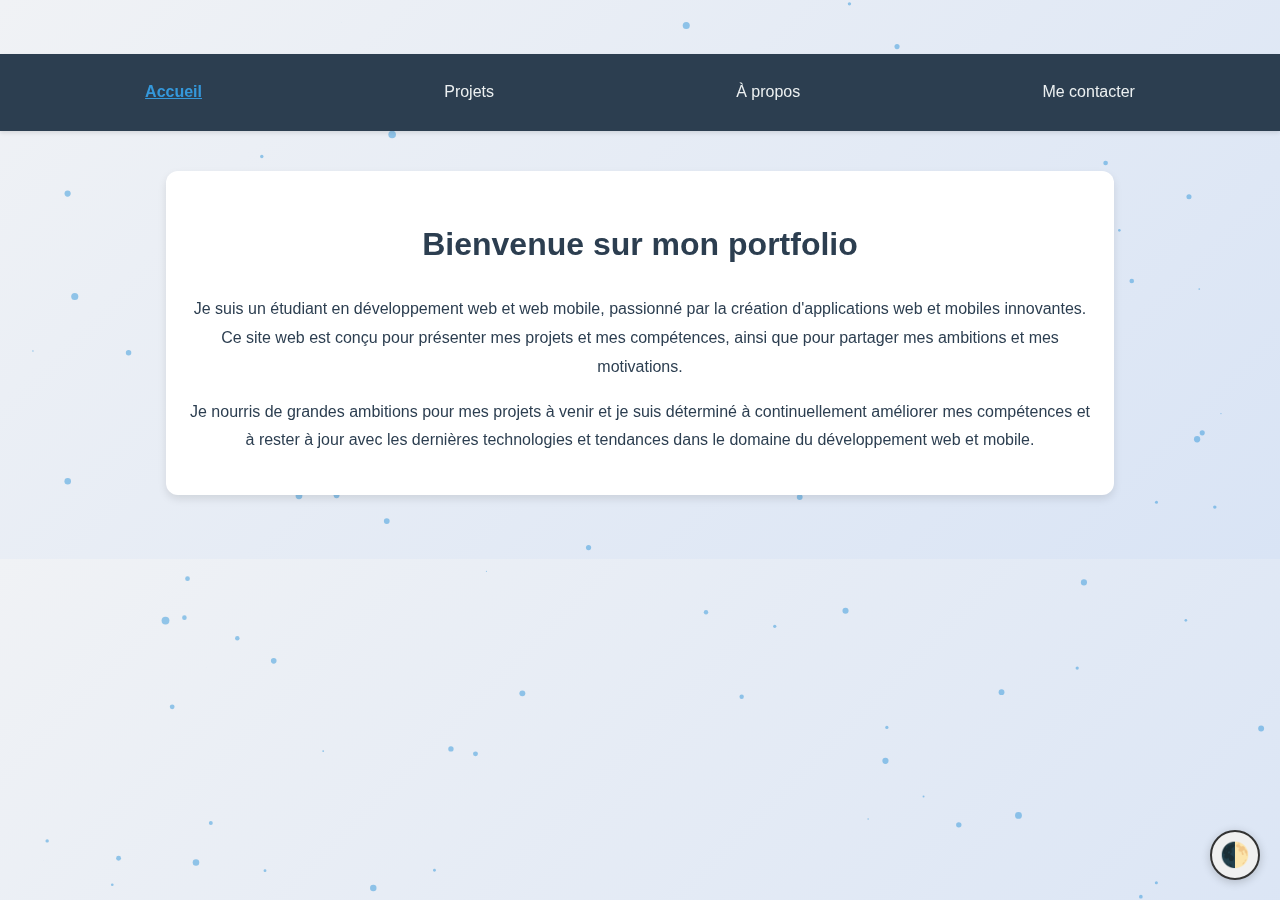
<file: index.html>
<!DOCTYPE html>
<html lang="en">
<head>
    <meta charset="UTF-8">
    <meta name="viewport" content="width=device-width, initial-scale=1.0">
    <title>Portfolio</title>
    <link rel="stylesheet" href="styles.css">
</head>
<body>
    <header>
        <nav>
            <ul>
                <li><a href="index.html" class="active">Accueil</a></li>
                <li><a href="projets.html">Projets</a></li>
                <li><a href="a-propos.html">À propos</a></li>
                <li><a href="me-contacter.html">Me contacter</a></li>
            </ul>
        </nav>
    </header>
    <main>
        <section id="accueil">
            <div class="title-container">
                <h1>Bienvenue sur mon portfolio</h1>
            </div>
            <div class="presentation">
                <p>Je suis un étudiant en développement web et web mobile, passionné par la création d'applications web et mobiles innovantes. Ce site web est conçu pour présenter mes projets et mes compétences, ainsi que pour partager mes ambitions et mes motivations.</p>
                <p>Je nourris de grandes ambitions pour mes projets à venir et je suis déterminé à continuellement améliorer mes compétences et à rester à jour avec les dernières technologies et tendances dans le domaine du développement web et mobile.</p>
            </div>
        </section>
    </main>
    <script src="./script.js"></script>
</body>
</html>
</file>
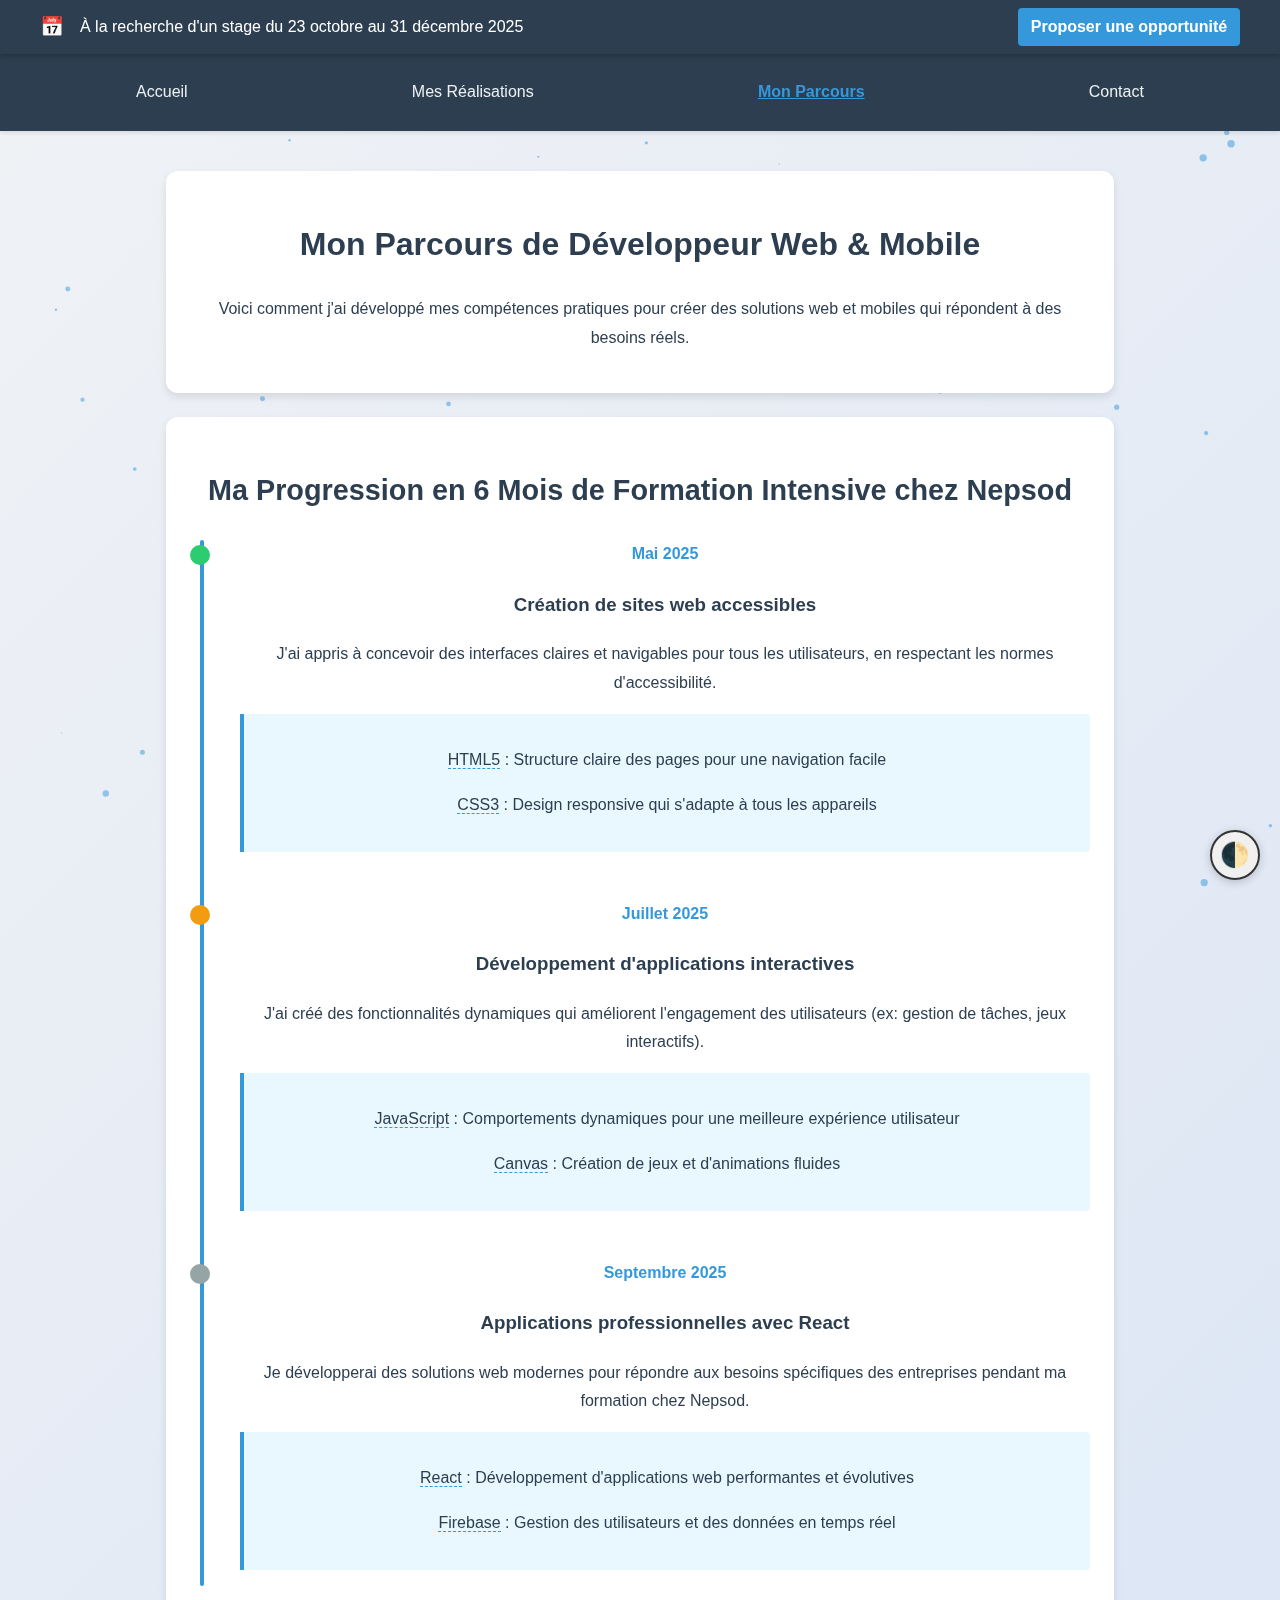
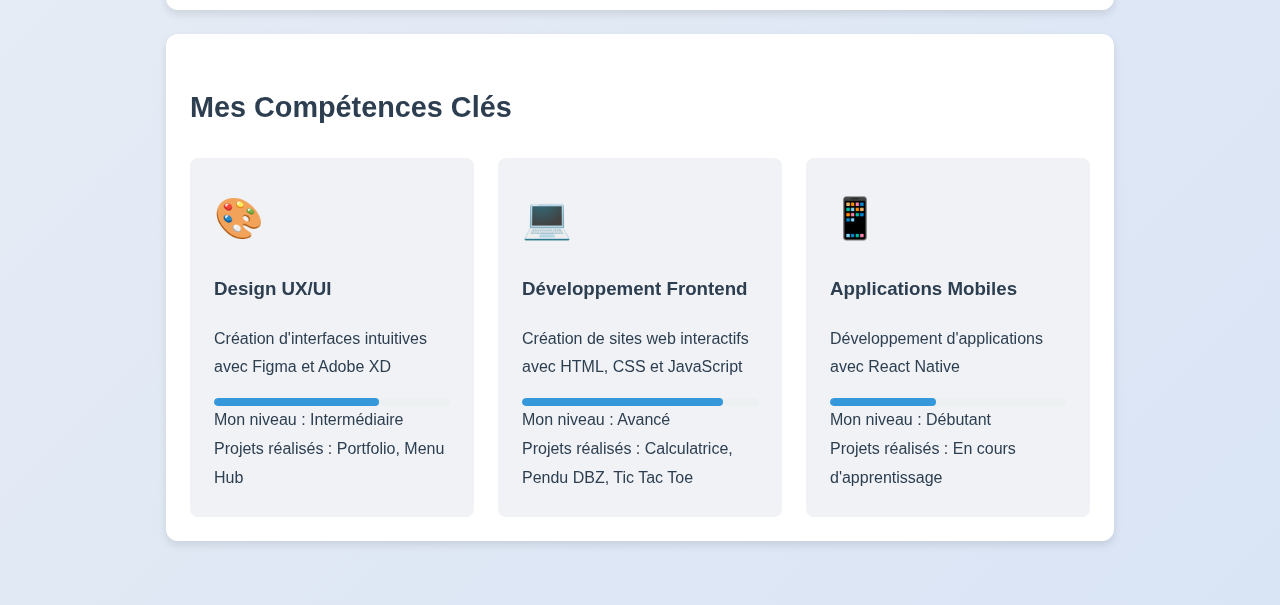
<file: a-propos.html>
<!DOCTYPE html>
<html lang="fr">
<head>
    <meta charset="UTF-8">
    <meta name="viewport" content="width=device-width, initial-scale=1.0">
    <title>Mon Parcours - Portfolio</title>
    <link rel="stylesheet" href="styles.css">
</head>
<body>
    <!-- BANNIÈRE TEMPORAIRE POUR LA RECHERCHE DE STAGE -->
    <div class="stage-banner">
        <div class="banner-content">
            <span class="banner-icon">📅</span>
            <span class="banner-text">À la recherche d'un stage du 23 octobre au 31 décembre 2025</span>
            <a href="me-contacter.html" class="banner-cta">Proposer une opportunité</a>
        </div>
    </div>
    
    <header>
        <nav>
            <ul>
                <li><a href="index.html">Accueil</a></li>
                <li><a href="projets.html">Mes Réalisations</a></li>
                <li><a href="a-propos.html" class="active">Mon Parcours</a></li>
                <li><a href="me-contacter.html">Contact</a></li>
            </ul>
        </nav>
    </header>
    
    <main>
        <section id="presentation">
            <div class="title-container">
                <h1>Mon Parcours de Développeur Web & Mobile</h1>
            </div>
            <div class="presentation">
                <p>Voici comment j'ai développé mes compétences pratiques pour créer des solutions web et mobiles qui répondent à des besoins réels.</p>
            </div>
        </section>
        
        <section id="career-path">
            <h2>Ma Progression en 6 Mois de Formation Intensive chez Nepsod</h2>
            
            <div class="timeline-rh">
                <div class="timeline-item completed">
                    <div class="timeline-date">Mai 2025</div>
                    <div class="timeline-content">
                        <h3>Création de sites web accessibles</h3>
                        <p>J'ai appris à concevoir des interfaces claires et navigables pour tous les utilisateurs, en respectant les normes d'accessibilité.</p>
                        <div class="explanation-tooltip">
                            <p><span class="tech-term" data-explanation="HTML5 est la base des sites web modernes, comme les fondations d'une maison">HTML5</span> : Structure claire des pages pour une navigation facile</p>
                            <p><span class="tech-term" data-explanation="CSS3 permet de styliser les sites web pour qu'ils soient attrayants et adaptés à tous les écrans">CSS3</span> : Design responsive qui s'adapte à tous les appareils</p>
                        </div>
                    </div>
                </div>
                
                <div class="timeline-item current">
                    <div class="timeline-date">Juillet 2025</div>
                    <div class="timeline-content">
                        <h3>Développement d'applications interactives</h3>
                        <p>J'ai créé des fonctionnalités dynamiques qui améliorent l'engagement des utilisateurs (ex: gestion de tâches, jeux interactifs).</p>
                        <div class="explanation-tooltip">
                            <p><span class="tech-term" data-explanation="JavaScript rend les sites web interactifs (ex: animations, formulaires dynamiques)">JavaScript</span> : Comportements dynamiques pour une meilleure expérience utilisateur</p>
                            <p><span class="tech-term" data-explanation="Canvas est une technologie pour créer des graphiques et des animations dans le navigateur">Canvas</span> : Création de jeux et d'animations fluides</p>
                        </div>
                    </div>
                </div>
                
                <div class="timeline-item planned">
                    <div class="timeline-date">Septembre 2025</div>
                    <div class="timeline-content">
                        <h3>Applications professionnelles avec React</h3>
                        <p>Je développerai des solutions web modernes pour répondre aux besoins spécifiques des entreprises pendant ma formation chez Nepsod.</p>
                        <div class="explanation-tooltip">
                            <p><span class="tech-term" data-explanation="React est une bibliothèque JavaScript pour créer des interfaces utilisateur complexes">React</span> : Développement d'applications web performantes et évolutives</p>
                            <p><span class="tech-term" data-explanation="Firebase est une plateforme Google pour le développement d'applications mobiles et web">Firebase</span> : Gestion des utilisateurs et des données en temps réel</p>
                        </div>
                    </div>
                </div>
            </div>
        </section>
        
        <section id="skills-summary">
            <h2>Mes Compétences Clés</h2>
            <div class="skills-grid">
                <div class="skill-card">
                    <div class="skill-icon">🎨</div>
                    <h3>Design UX/UI</h3>
                    <p>Création d'interfaces intuitives avec Figma et Adobe XD</p>
                    <div class="skill-level">
                        <div class="level-bar" style="width: 70%"></div>
                    </div>
                    <div class="skill-info">
                        <div class="skill-level-container">
                            <span class="skill-level-label">Mon niveau :</span>
                            <span class="skill-level-value">Intermédiaire</span>
                        </div>
                        <div class="skill-projects-container">
                            <span class="skill-projects-label">Projets réalisés :</span>
                            <span class="skill-projects-value">Portfolio, Menu Hub</span>
                        </div>
                    </div>
                </div>
                
                <div class="skill-card">
                    <div class="skill-icon">💻</div>
                    <h3>Développement Frontend</h3>
                    <p>Création de sites web interactifs avec HTML, CSS et JavaScript</p>
                    <div class="skill-level">
                        <div class="level-bar" style="width: 85%"></div>
                    </div>
                    <div class="skill-info">
                        <div class="skill-level-container">
                            <span class="skill-level-label">Mon niveau :</span>
                            <span class="skill-level-value">Avancé</span>
                        </div>
                        <div class="skill-projects-container">
                            <span class="skill-projects-label">Projets réalisés :</span>
                            <span class="skill-projects-value">Calculatrice, Pendu DBZ, Tic Tac Toe</span>
                        </div>
                    </div>
                </div>
                
                <div class="skill-card">
                    <div class="skill-icon">📱</div>
                    <h3>Applications Mobiles</h3>
                    <p>Développement d'applications avec React Native</p>
                    <div class="skill-level">
                        <div class="level-bar" style="width: 45%"></div>
                    </div>
                    <div class="skill-info">
                        <div class="skill-level-container">
                            <span class="skill-level-label">Mon niveau :</span>
                            <span class="skill-level-value">Débutant</span>
                        </div>
                        <div class="skill-projects-container">
                            <span class="skill-projects-label">Projets réalisés :</span>
                            <span class="skill-projects-value">En cours d'apprentissage</span>
                        </div>
                    </div>
                </div>
            </div>
        </section>
    </main>
    
    <script src="./script.js"></script>
</body>
</html>
</file>
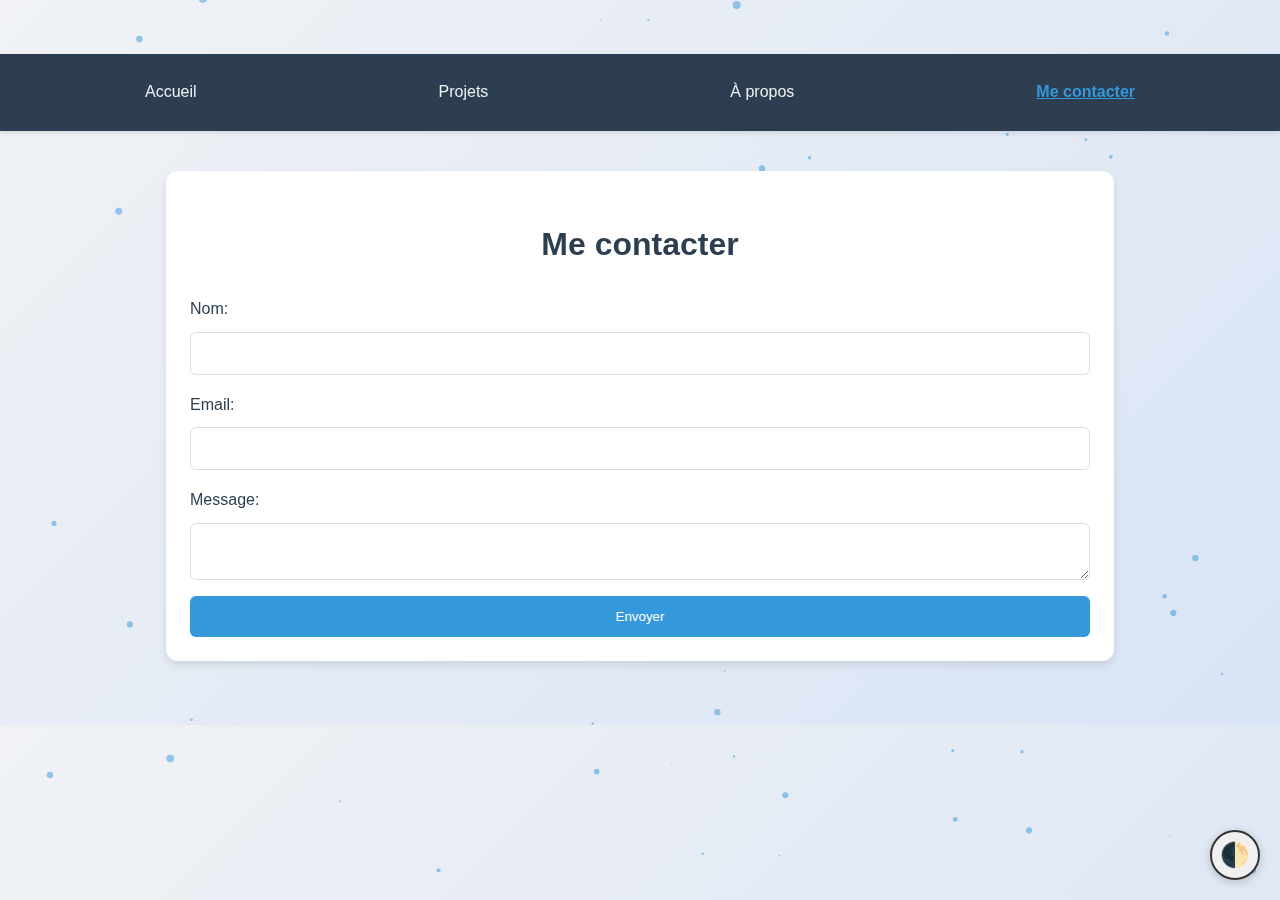
<file: me-contacter.html>
<!DOCTYPE html>
<html lang="fr">
<head>
    <meta charset="UTF-8">
    <meta name="viewport" content="width=device-width, initial-scale=1.0">
    <title>Me contacter - Mon Portfolio</title>
    <link rel="stylesheet" href="styles.css">
</head>
<body>
    <header>
        <nav>
            <ul>
                <li><a href="index.html">Accueil</a></li>
                <li><a href="projets.html">Projets</a></li>
                <li><a href="a-propos.html">À propos</a></li>
                <li><a href="me-contacter.html" class="active">Me contacter</a></li>
            </ul>
        </nav>
    </header>
    <main>
        <section>
            <h1>Me contacter</h1>
            <form id="contact-form">
                <label for="name">Nom:</label>
                <input type="text" id="name" name="name" required>
                <label for="email">Email:</label>
                <input type="email" id="email" name="email" required>
                <label for="message">Message:</label>
                <textarea id="message" name="message" required></textarea>
                <button type="submit">Envoyer</button>
            </form>
        </section>
    </main>
    <script src="script.js"></script>
</body>
</html>
</file>
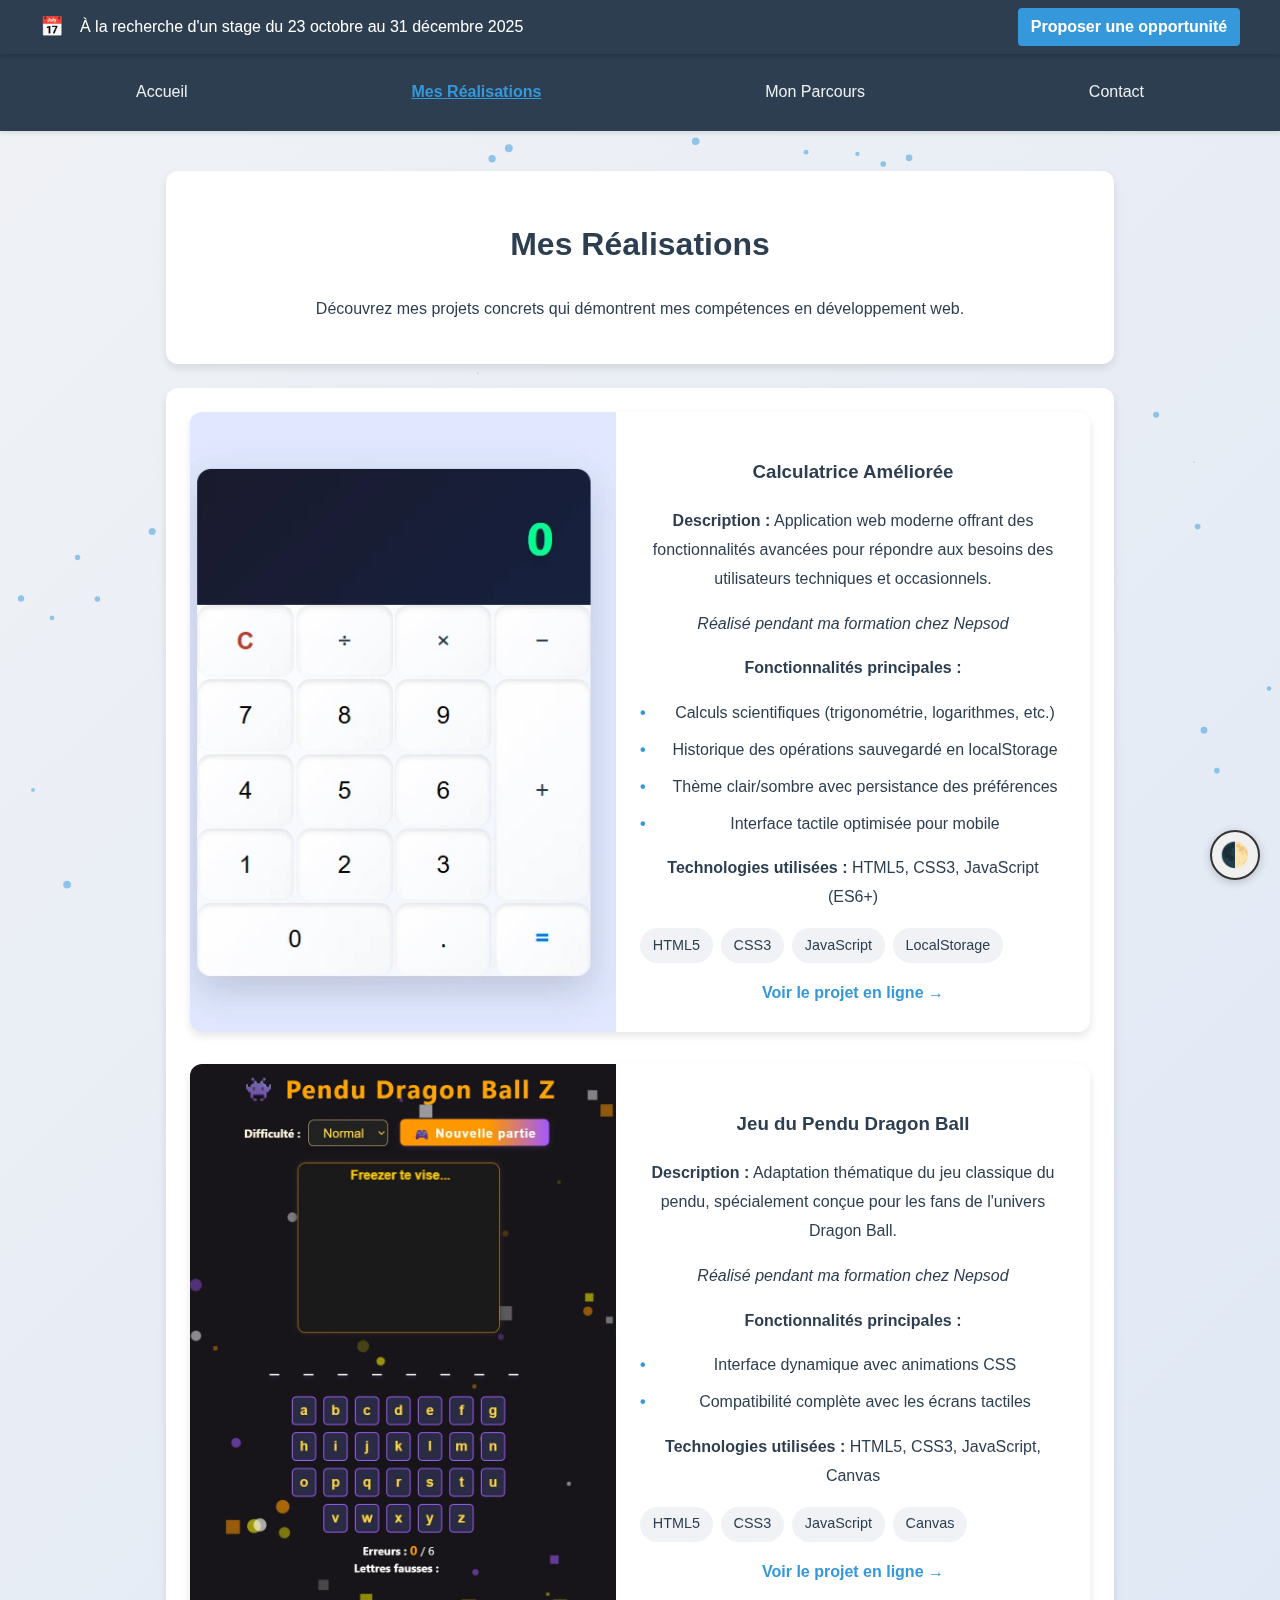
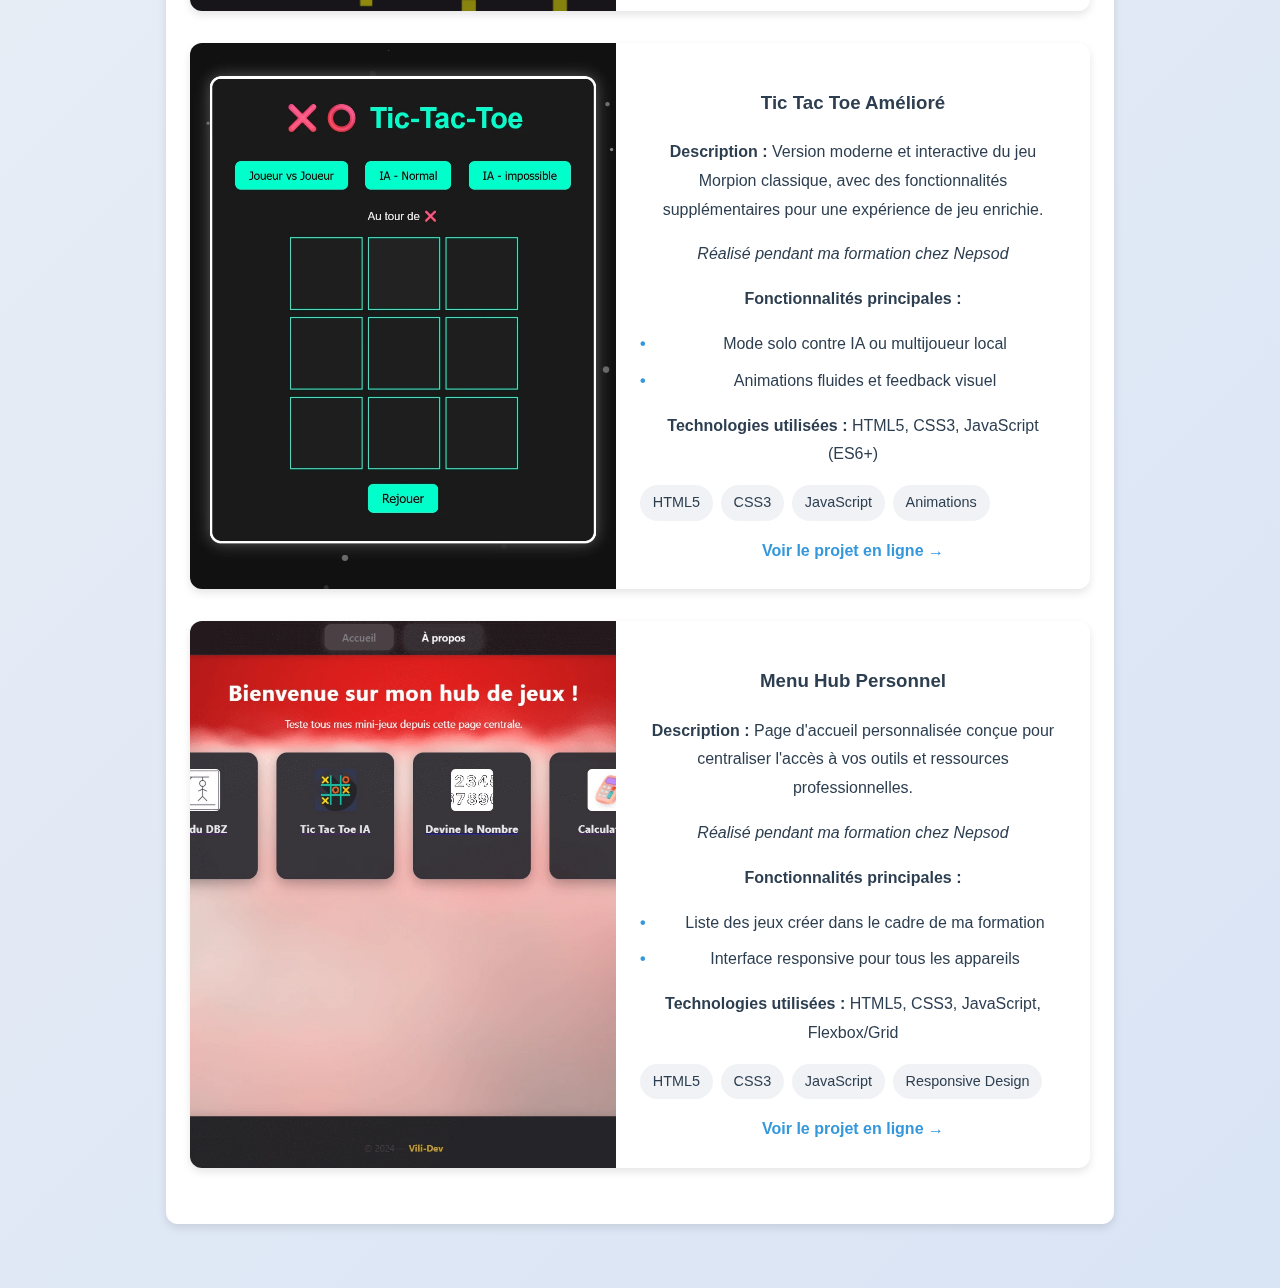
<file: projets.html>
<!DOCTYPE html>
<html lang="fr">
<head>
    <meta charset="UTF-8">
    <meta name="viewport" content="width=device-width, initial-scale=1.0">
    <title>Mes Réalisations - Portfolio</title>
    <link rel="stylesheet" href="styles.css">
</head>
<body>
    <!-- BANNIÈRE TEMPORAIRE POUR LA RECHERCHE DE STAGE -->
    <div class="stage-banner">
        <div class="banner-content">
            <span class="banner-icon">📅</span>
            <span class="banner-text">À la recherche d'un stage du 23 octobre au 31 décembre 2025</span>
            <a href="me-contacter.html" class="banner-cta">Proposer une opportunité</a>
        </div>
    </div>
    
    <header>
        <nav>
            <ul>
                <li><a href="index.html">Accueil</a></li>
                <li><a href="projets.html" class="active">Mes Réalisations</a></li>
                <li><a href="a-propos.html">Mon Parcours</a></li>
                <li><a href="me-contacter.html">Contact</a></li>
            </ul>
        </nav>
    </header>
    
    <main>
        <section id="presentation">
            <div class="title-container">
                <h1>Mes Réalisations</h1>
            </div>
            <div class="presentation">
                <p>Découvrez mes projets concrets qui démontrent mes compétences en développement web.</p>
            </div>
        </section>
        
        <section id="realisations">
            <!-- 1ère Réalisation : Calculatrice Améliorée -->
            <div class="project-card">
                <div class="project-image">
                    <img src="screenshots/calculatrice.webp" alt="Calculatrice Améliorée">
                </div>
                <div class="project-details">
                    <h3>Calculatrice Améliorée</h3>
                    
                    <p><strong>Description :</strong> Application web moderne offrant des fonctionnalités avancées pour répondre aux besoins des utilisateurs techniques et occasionnels.</p>
                    <p><em>Réalisé pendant ma formation chez Nepsod</em></p>
                                         
                    <p><strong>Fonctionnalités principales :</strong>
                    <ul class="features-list">
                        <li>Calculs scientifiques (trigonométrie, logarithmes, etc.)</li>
                        <li>Historique des opérations sauvegardé en localStorage</li>
                        <li>Thème clair/sombre avec persistance des préférences</li>
                        <li>Interface tactile optimisée pour mobile</li>
                    </ul></p>
                    
                    <p><strong>Technologies utilisées :</strong> HTML5, CSS3, JavaScript (ES6+)</p>
                    
                    <div class="tech-used">
                        <span>HTML5</span>
                        <span>CSS3</span>
                        <span>JavaScript</span>
                        <span>LocalStorage</span>
                    </div>
                    
                    <a href="https://calculatrice-ameliorer.netlify.app/" target="_blank" class="project-link">Voir le projet en ligne →</a>
                </div>
            </div>
            
            <!-- 2ème Réalisation : Pendu Dragon Ball -->
            <div class="project-card">
                <div class="project-image">
                    <img src="screenshots/exemple-dbz-pendu.webp" alt="Jeu du Pendu Dragon Ball">
                </div>
                <div class="project-details">
                    <h3>Jeu du Pendu Dragon Ball</h3>
                    
                    <p><strong>Description :</strong> Adaptation thématique du jeu classique du pendu, spécialement conçue pour les fans de l'univers Dragon Ball.</p>
                    <p><em>Réalisé pendant ma formation chez Nepsod</em></p>
                                         
                    <p><strong>Fonctionnalités principales :</strong>
                    <ul class="features-list">
                        <li>Interface dynamique avec animations CSS</li>
                        <li>Compatibilité complète avec les écrans tactiles</li>
                    </ul></p>
                    
                    <p><strong>Technologies utilisées :</strong> HTML5, CSS3, JavaScript, Canvas</p>
                    
                    <div class="tech-used">
                        <span>HTML5</span>
                        <span>CSS3</span>
                        <span>JavaScript</span>
                        <span>Canvas</span>
                    </div>
                    
                    <a href="https://pendu-dragon-ball.netlify.app/" target="_blank" class="project-link">Voir le projet en ligne →</a>
                </div>
            </div>
            
            <!-- 3ème Réalisation : Tic Tac Toe -->
            <div class="project-card">
                <div class="project-image">
                    <img src="screenshots/tic-tac-toe.webp" alt="Jeu Tic Tac Toe">
                </div>
                <div class="project-details">
                    <h3>Tic Tac Toe Amélioré</h3>
                    
                    <p><strong>Description :</strong> Version moderne et interactive du jeu Morpion classique, avec des fonctionnalités supplémentaires pour une expérience de jeu enrichie.</p>
                    <p><em>Réalisé pendant ma formation chez Nepsod</em></p>
                                         
                    <p><strong>Fonctionnalités principales :</strong>
                    <ul class="features-list">
                        <li>Mode solo contre IA ou multijoueur local</li>
                        <li>Animations fluides et feedback visuel</li>
                    </ul></p>
                    
                    <p><strong>Technologies utilisées :</strong> HTML5, CSS3, JavaScript (ES6+)</p>
                    
                    <div class="tech-used">
                        <span>HTML5</span>
                        <span>CSS3</span>
                        <span>JavaScript</span>
                        <span>Animations</span>
                    </div>
                    
                    <a href="https://tic-tac-toe-maw.netlify.app/" target="_blank" class="project-link">Voir le projet en ligne →</a>
                </div>
            </div>
            
            <!-- 4ème Réalisation : Menu Hub -->
            <div class="project-card">
                <div class="project-image">
                    <img src="screenshots/apercu-hub.webp" alt="Menu Hub Personnel">
                </div>
                <div class="project-details">
                    <h3>Menu Hub Personnel</h3>
                    
                    <p><strong>Description :</strong> Page d'accueil personnalisée conçue pour centraliser l'accès à vos outils et ressources professionnelles.</p>
                    <p><em>Réalisé pendant ma formation chez Nepsod</em></p>
                                         
                    <p><strong>Fonctionnalités principales :</strong>
                    <ul class="features-list">
                        <li>Liste des jeux créer dans le cadre de ma formation</li>
                        <li>Interface responsive pour tous les appareils</li>
                    </ul></p>
                    
                    <p><strong>Technologies utilisées :</strong> HTML5, CSS3, JavaScript, Flexbox/Grid</p>
                    
                    <div class="tech-used">
                        <span>HTML5</span>
                        <span>CSS3</span>
                        <span>JavaScript</span>
                        <span>Responsive Design</span>
                    </div>
                    
                    <a href="https://mon-menu-hub.netlify.app/" target="_blank" class="project-link">Voir le projet en ligne →</a>
                </div>
            </div>
        </section>
    </main>
    
    <script src="./script.js"></script>
</body>
</html>
</file>
<file: styles.css>
:root {
  /* Couleurs claires */
  --bg-primary: #f0f2f5;
  --bg-secondary: #d9e4f5;
  --text-color: #2c3e50;
  --card-bg: #ffffff;
  --header-bg: #2c3e50;
  --accent-color: #3498db;
  
  /* Variables pour les ombres */
  --shadow-sm: 0 2px 4px rgba(0, 0, 0, 0.1);
  --shadow-md: 0 4px 8px rgba(0, 0, 0, 0.1);
  --shadow-lg: 0 8px 16px rgba(0, 0, 0, 0.2);
}

/* Thème sombre */
[data-theme="dark"] {
  --bg-primary: #121212;
  --bg-secondary: #1e1e1e;
  --text-color: #ffffff; /* Improved contrast for dark theme */
  --card-bg: #2d2d2d;
  --header-bg: #1a1a1a;
  --accent-color: #5dade2;
}
/* Corrections complètes pour le texte en mode sombre */
[data-theme="dark"] {
  color: #ffffff !important;
}

[data-theme="dark"] * {
  color: #ffffff !important;
}

[data-theme="dark"] .features-list li,
[data-theme="dark"] .timeline-content,
[data-theme="dark"] .faq-item,
[data-theme="dark"] .presentation,
[data-theme="dark"] p,
[data-theme="dark"] small,
[data-theme="dark"] .banner-text,
[data-theme="dark"] .contact-value,
[data-theme="dark"] .skill-level-value {
  color: #ffffff !important;
}

/* Corrections supplémentaires pour le mode sombre */
[data-theme="dark"] {
  color: #ffffff !important;
}

[data-theme="dark"] .features-list li,
[data-theme="dark"] .timeline-content,
[data-theme="dark"] .faq-item,
[data-theme="dark"] .presentation,
[data-theme="dark"] p,
[data-theme="dark"] small,
[data-theme="dark"] .banner-text,
[data-theme="dark"] .contact-value {
  color: #ffffff !important;
}

[data-theme="dark"] .features-list {
  color: #ffffff !important;
}

/* Correction globale pour le texte en mode sombre */
[data-theme="dark"] * {
  color: #ffffff !important;
}

body {
    font-family: 'Inter', sans-serif;
    margin: 0;
    padding: 0;
    padding-top: 0; /* Suppression de l'espace réservé car bannière fixe */
    line-height: 1.8;
    background: linear-gradient(135deg, var(--bg-primary), var(--bg-secondary));
    color: var(--text-color);
    overflow-x: hidden;
    transition: background 0.5s ease;
}

/* Bannière de stage temporaire */
.stage-banner {
    position: fixed;
    top: 0;
    left: 0;
    width: 100%;
    background: #2c3e50;
    color: white;
    z-index: 1000;
    padding: 0.5rem 0;
    box-shadow: 0 2px 5px rgba(0, 0, 0, 0.2);
    height: auto;
}
header {
    margin-top: 14px; /* Espace pour la bannière de stage fixe */
}

/* Theme Toggle Button - Always visible at bottom right */
.theme-toggle {
  position: fixed;
  bottom: 20px;
  right: 20px;
  width: 50px;
  height: 50px;
  border-radius: 50%;
  background-color: #f0f0f0;
  border: 2px solid #333;
  font-size: 24px;
  cursor: pointer;
  z-index: 1000;
  transition: all 0.3s ease;
  display: flex;
  align-items: center;
  justify-content: center;
  box-shadow: 0 2px 10px rgba(0,0,0,0.2);
}

[data-theme="dark"] .theme-toggle {
  background-color: #333;
  border-color: #fff;
  color: #fff;
}

/* Theme Toggle Button - Always visible at bottom right */
.theme-toggle {
  position: fixed;
  bottom: 20px;
  right: 20px;
  width: 50px;
  height: 50px;
  border-radius: 50%;
  background-color: #f0f0f0;
  border: 2px solid #333;
  font-size: 24px;
  cursor: pointer;
  z-index: 1000;
  transition: all 0.3s ease;
  display: flex;
  align-items: center;
  justify-content: center;
  box-shadow: 0 2px 10px rgba(0,0,0,0.2);
}

[data-theme="dark"] .theme-toggle {
  background-color: #333;
  border-color: #fff;
  color: #fff;
}

/* Corrections supplémentaires pour le mode sombre */
[data-theme="dark"] {
  color: #ffffff !important;
}

[data-theme="dark"] .features-list li,
[data-theme="dark"] .timeline-content,
[data-theme="dark"] .faq-item,
[data-theme="dark"] .presentation,
[data-theme="dark"] p,
[data-theme="dark"] small,
[data-theme="dark"] .banner-text {
  color: #ffffff !important;
}

[data-theme="dark"] .features-list {
  color: #ffffff !important;
}
/* Theme Toggle Button - Always visible at bottom right */
.theme-toggle {
  position: fixed;
  bottom: 20px;
  right: 20px;
  width: 50px;
  height: 50px;
  border-radius: 50%;
  background-color: #f0f0f0;
  border: 2px solid #333;
  font-size: 24px;
  cursor: pointer;
  z-index: 1000;
  transition: all 0.3s ease;
  display: flex;
  align-items: center;
  justify-content: center;
  box-shadow: 0 2px 10px rgba(0, 0, 0, 0.2);
}

[data-theme="dark"] .theme-toggle {
  background-color: #333;
  border-color: #fff;
  color: #fff;
}
/* Theme Toggle Button - Always visible at bottom right */
.theme-toggle {
  position: fixed;
  bottom: 20px;
  right: 20px;
  width: 50px;
  height: 50px;
  border-radius: 50%;
  background-color: #f0f0f0;
  border: 2px solid #333;
  font-size: 24px;
  cursor: pointer;
  z-index: 1000;
  transition: all 0.3s ease;
  display: flex;
  align-items: center;
  justify-content: center;
  box-shadow: 0 2px 10px rgba(0, 0, 0, 0.2);
}

[data-theme="dark"] .theme-toggle {
  background-color: #333;
  border-color: #fff;
  color: #fff;
}

.banner-content {
    display: flex;
    justify-content: center;
    align-items: center;
    gap: 1rem;
    max-width: 1200px;
    margin: 0 auto;
    flex-wrap: wrap;
}

.banner-icon {
    font-size: 1.2rem;
}

.banner-text {
    flex: 1;
    min-width: 200px;
}

.banner-cta {
    background: #3498db;
    color: white;
    padding: 0.3rem 0.8rem;
    border-radius: 4px;
    text-decoration: none;
    font-weight: bold;
    transition: background 0.3s;
}

.banner-cta:hover {
    background: #2980b9;
}

/* Responsive pour la bannière */
@media (max-width: 768px) {
    .banner-content {
        flex-direction: column;
        gap: 0.5rem;
        text-align: center;
    }
    
    .banner-text {
        flex: none;
    }
    
    .banner-cta {
        width: 100%;
        max-width: 300px;
        margin: 0 auto;
    }
}

canvas {
    position: fixed;
    top: 0;
    left: 0;
    width: 100%;
    height: 100%;
    z-index: -1;
    background-color: transparent;
}

/* Theme Toggle Button - Always visible at bottom right */
.theme-toggle {
  position: fixed;
  bottom: 20px;
  right: 20px;
  width: 50px;
  height: 50px;
  border-radius: 50%;
  background-color: #f0f0f0;
  border: 2px solid #333;
  font-size: 24px;
  cursor: pointer;
  z-index: 1000;
  transition: all 0.3s ease;
  display: flex;
  align-items: center;
  justify-content: center;
  box-shadow: 0 2px 10px rgba(0, 0, 0, 0.2);
}

[data-theme="dark"] .theme-toggle {
  background-color: #333;
  border-color: #fff;
  color: #fff;
}

header {
    background-color: var(--header-bg);
    color: #ecf0f1;
    padding: 1.5rem;
    text-align: center;
    box-shadow: var(--shadow-sm);
}

nav ul {
    list-style: none;
    margin: 0;
    padding: 0;
    display: flex;
    justify-content: space-around;
    align-items: center;
}

nav a {
    color: #ecf0f1;
    text-decoration: none;
    transition: color 0.3s ease;
}

nav a:hover {
    color: var(--accent-color);
}

nav a.active {
    color: var(--accent-color);
    font-weight: bold;
    text-decoration: underline;
}

main {
    display: flex;
    flex-direction: column;
    align-items: center;
    padding: 2.5rem;
    max-width: 900px;
    margin: 0 auto;
    text-align: center;
}

section {
    background-color: var(--card-bg);
    padding: 1.5rem;
    margin-bottom: 1.5rem;
    border-radius: 12px;
    box-shadow: var(--shadow-md);
    width: 100%;
    transition: transform 0.3s ease, box-shadow 0.3s ease;
}

section:hover {
    transform: translateY(-5px);
    box-shadow: var(--shadow-lg);
}

h1, h2 {
    color: var(--header-bg);
}

h1 {
    font-size: 2rem;
}

h2 {
    font-size: 1.8rem;
}

#contact-form {
    display: flex;
    flex-direction: column;
}

#contact-form label {
    margin-bottom: 0.5rem;
    text-align: left;
}

#contact-form input, #contact-form textarea {
    padding: 0.8rem;
    margin-bottom: 1rem;
    border: 1px solid #ddd;
    border-radius: 6px;
}

#contact-form button {
    padding: 0.8rem;
    background-color: var(--accent-color);
    color: #fff;
    border: none;
    border-radius: 6px;
    cursor: pointer;
    transition: background-color 0.3s ease;
}

#contact-form button:hover {
    background-color: #2980b9;
}

/* Styles RH-Friendly spécifiques */

/* Section d'accroche principale */
#accroche {
    text-align: center;
    padding: 2rem;
    background: linear-gradient(135deg, var(--accent-color), #2980b9);
    color: white;
    border-radius: 12px;
    margin-bottom: 2rem;
}

.summary-card {
    max-width: 700px;
    margin: 0 auto;
}

.benefits-list {
    list-style-type: none;
    padding: 0;
    margin: 1.5rem 0;
}

.benefits-list li {
    position: relative;
    padding-left: 2rem;
    margin-bottom: 1rem;
}

.benefits-list li::before {
    content: "✓";
    position: absolute;
    left: 0;
    background: white;
    color: var(--accent-color);
    width: 24px;
    height: 24px;
    border-radius: 50%;
    display: flex;
    align-items: center;
    justify-content: center;
    font-weight: bold;
}

.cta-button {
    display: inline-block;
    background: white;
    color: var(--accent-color);
    padding: 0.8rem 2rem;
    border-radius: 30px;
    text-decoration: none;
    font-weight: bold;
    transition: all 0.3s;
    margin-top: 1rem;
}

.cta-button:hover {
    transform: translateY(-3px);
    box-shadow: 0 10px 20px rgba(0,0,0,0.1);
}

/* Section "Pourquoi moi" */
#why-me {
    text-align: left;
}

.features-grid {
    display: grid;
    grid-template-columns: repeat(auto-fit, minmax(250px, 1fr));
    gap: 1.5rem;
    margin-top: 1.5rem;
}

.feature-card {
    background: var(--bg-primary);
    padding: 1.5rem;
    border-radius: 8px;
    transition: transform 0.3s;
}

.feature-card:hover {
    transform: translateY(-5px);
}

.feature-icon {
    font-size: 2.5rem;
    margin-bottom: 1rem;
}

/* Timeline RH-Friendly */
.timeline-rh {
    display: flex;
    flex-direction: column;
    gap: 2rem;
    position: relative;
    padding-left: 30px;
}

.timeline-rh::before {
    content: '';
    position: absolute;
    left: 10px;
    top: 0;
    bottom: 0;
    width: 4px;
    background: var(--accent-color);
    border-radius: 2px;
}

.timeline-item {
    position: relative;
    padding-left: 20px;
}

.timeline-item::before {
    content: '';
    position: absolute;
    left: -30px;
    top: 5px;
    width: 20px;
    height: 20px;
    border-radius: 50%;
    background: #ccc;
}

.timeline-item.completed::before {
    background: #2ecc71;
}

.timeline-item.current::before {
    background: #f39c12;
    animation: pulse 2s infinite;
}

.timeline-item.planned::before {
    background: #95a5a6;
}

@keyframes pulse {
    0% { transform: scale(1); opacity: 1; }
    50% { transform: scale(1.2); opacity: 0.7; }
    100% { transform: scale(1); opacity: 1; }
}

.timeline-date {
    font-weight: bold;
    color: var(--accent-color);
    margin-bottom: 0.5rem;
    display: block;
}

.explanation-tooltip {
    background: #e9f7fe;
    border-left: 4px solid #3498db;
    padding: 1rem;
    margin: 1rem 0;
    border-radius: 0 4px 4px 0;
}

.tech-term {
    position: relative;
    cursor: help;
    border-bottom: 1px dashed #3498db;
}

/* Section Réalisations - Amélioration du recadrage des images */
.project-card {
    display: flex;
    flex-direction: column;
    background: var(--card-bg);
    border-radius: 12px;
    overflow: hidden;
    box-shadow: var(--shadow-md);
    margin-bottom: 2rem;
}

@media (min-width: 768px) {
    .project-card {
        flex-direction: row;
    }
}

/* Conteneur d'image avec recadrage précis */
.project-image {
    flex: 1;
    min-height: 200px;
    background: #f5f5f5;
    display: flex;
    align-items: center;
    justify-content: center;
    overflow: hidden;
    position: relative;
}

/* Recadrage des images pour éliminer l'espace blanc */
.project-image img {
    width: 100%;
    height: 100%;
    object-fit: cover;
    display: block;
}

.project-details {
    flex: 1;
    padding: 1.5rem;
}

.project-metrics {
    display: flex;
    gap: 1.5rem;
    margin: 1rem 0;
}

.metric {
    text-align: center;
}

.metric-value {
    font-size: 1.8rem;
    font-weight: bold;
    color: var(--accent-color);
}

.metric-label {
    font-size: 0.9rem;
    color: #7f8c8d;
}

.tech-used {
    display: flex;
    flex-wrap: wrap;
    gap: 0.5rem;
    margin-top: 1rem;
}

.tech-used span {
    background: var(--bg-primary);
    padding: 0.3rem 0.8rem;
    border-radius: 20px;
    font-size: 0.9rem;
}

/* Liste de fonctionnalités */
.features-list {
    list-style-type: none;
    padding-left: 0;
    margin: 0.5rem 0;
}

.features-list li {
    position: relative;
    padding-left: 1.5rem;
    margin-bottom: 0.5rem;
}

.features-list li::before {
    content: "•";
    position: absolute;
    left: 0;
    color: var(--accent-color);
    font-weight: bold;
}

/* Formulaire RH-Friendly */
.rh-friendly-form {
    max-width: 600px;
    margin: 0 auto;
}

.form-group {
    margin-bottom: 1.5rem;
}

.form-group label {
    display: block;
    margin-bottom: 0.5rem;
    font-weight: 600;
}

.form-group small {
    color: #7f8c8d;
    font-size: 0.85rem;
    display: block;
    margin-top: 0.3rem;
}

.submit-button {
    background: var(--accent-color);
    color: white;
    border: none;
    padding: 0.8rem 1.5rem;
    border-radius: 6px;
    font-size: 1rem;
    cursor: pointer;
    transition: all 0.3s;
    width: 100%;
}

.submit-button:hover {
    background: #2980b9;
    transform: translateY(-2px);
}

/* FAQ */
#faq {
    text-align: left;
}

.faq-grid {
    display: grid;
    grid-template-columns: repeat(auto-fit, minmax(300px, 1fr));
    gap: 1.5rem;
}

.faq-item {
    background: var(--bg-primary);
    padding: 1.5rem;
    border-radius: 8px;
}

.faq-item h3 {
    color: var(--accent-color);
    margin-top: 0;
}

/* Compétences */
#skills-summary {
    text-align: left;
}

.skills-grid {
    display: grid;
    grid-template-columns: repeat(auto-fit, minmax(250px, 1fr));
    gap: 1.5rem;
    margin-top: 1.5rem;
}

.skill-card {
    background: var(--bg-primary);
    padding: 1.5rem;
    border-radius: 8px;
    transition: transform 0.3s;
}

.skill-card:hover {
    transform: translateY(-5px);
}

.skill-icon {
    font-size: 2.5rem;
    margin-bottom: 1rem;
}

.skill-level {
    height: 8px;
    background: #ecf0f1;
    border-radius: 4px;
    margin-top: 1rem;
    overflow: hidden;
}

.level-bar {
    height: 100%;
    background: var(--accent-color);
    border-radius: 4px;
}

/* Contact */
#contact-methods {
    text-align: left;
}

.contact-grid {
    display: grid;
    grid-template-columns: repeat(auto-fit, minmax(250px, 1fr));
    gap: 1.5rem;
    margin-top: 1.5rem;
}

.contact-card {
    background: var(--bg-primary);
    padding: 1.5rem;
    border-radius: 8px;
    text-align: center;
}

.contact-icon {
    font-size: 2.5rem;
    margin-bottom: 1rem;
}

.contact-value {
    font-weight: bold;
    color: var(--accent-color);
    word-break: break-all;
}

.download-button {
    display: inline-block;
    background: var(--accent-color);
    color: white;
    padding: 0.6rem 1.2rem;
    border-radius: 6px;
    text-decoration: none;
    transition: all 0.3s;
}

.download-button:hover {
    background: #2980b9;
    transform: translateY(-2px);
}

/* Lien de projet */
.project-link {
    display: inline-block;
    margin-top: 1rem;
    color: var(--accent-color);
    text-decoration: none;
    font-weight: bold;
    transition: all 0.3s;
}

.project-link:hover {
    text-decoration: underline;
    color: #2980b9;
}

/* Responsive */
@media (max-width: 768px) {
    main {
        padding: 1.5rem;
    }
    nav ul {
        flex-direction: column;
        align-items: center;
    }
    nav li {
        margin-bottom: 0.8rem;
    }
    
    .project-card {
        flex-direction: column;
    }
}

@media (max-width: 480px) {
    header {
        padding: 1rem;
    }
    h1 {
        font-size: 1.8rem;
    }
    h2 {
        font-size: 1.5rem;
    }
}
/* Theme Toggle Button - Always visible at bottom right */
.theme-toggle {
  position: fixed;
  bottom: 20px;
  right: 20px;
  width: 50px;
  height: 50px;
  border-radius: 50%;
  background-color: #f0f0f0;
  border: 2px solid #333;
  font-size: 24px;
  cursor: pointer;
  z-index: 1000;
  transition: all 0.3s ease;
  display: flex;
  align-items: center;
  justify-content: center;
  box-shadow: 0 2px 10px rgba(0, 0, 0, 0.2);
}

[data-theme="dark"] .theme-toggle {
  background-color: #333;
  border-color: #fff;
  color: #fff;
}
/* Correction complète pour le texte en mode sombre */
[data-theme="dark"] {
  color: #ffffff !important;
}

[data-theme="dark"] * {
  color: #ffffff !important;
}

/* Correction spécifique pour les éléments problématiques */
[data-theme="dark"] .features-list li,
[data-theme="dark"] .timeline-content,
[data-theme="dark"] .faq-item,
[data-theme="dark"] .presentation,
[data-theme="dark"] p,
[data-theme="dark"] small,
[data-theme="dark"] .banner-text,
[data-theme="dark"] .contact-value {
  color: #ffffff !important;
}
/* Fix banner positioning at top of all pages */
.stage-banner {
    position: fixed;
    top: 0;
    left: 0;
    width: 100%;
    background: #2c3e50;
    color: white;
    z-index: 1000;
    padding: 0.5rem 0;
    box-shadow: 0 2px 5px rgba(0, 0, 0, 0.2);
}

/* Add space for fixed banner */
body {
    padding-top: 40px; /* Height of banner + some padding */
}

/* Ensure all text is white in dark mode */
[data-theme="dark"] * {
    color: #ffffff !important;
}
</file>
